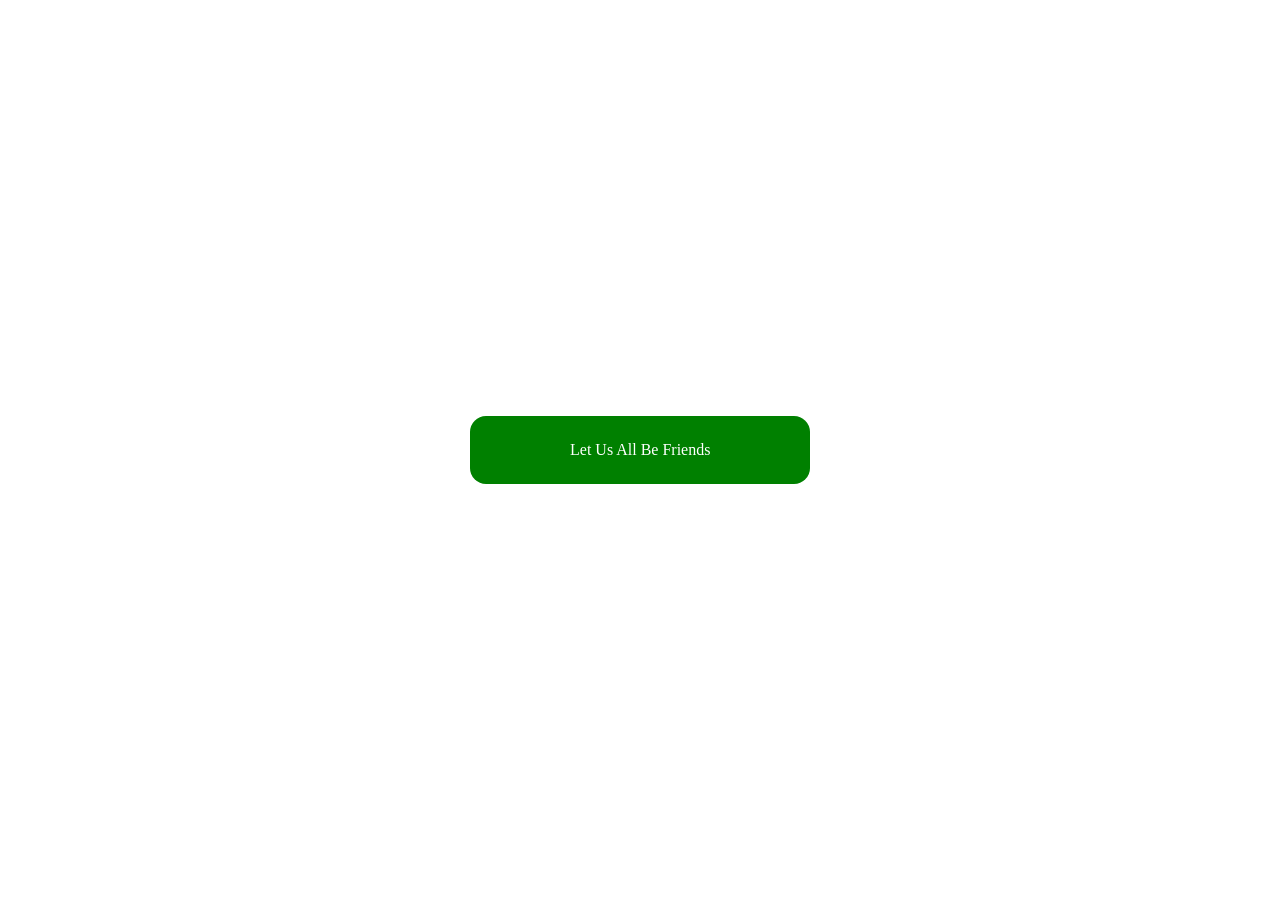
<file: index.html>
<!DOCTYPE html>
<html>
<head>
	<meta charset="utf-8">
	<meta name="viewport" content="width=device-width, initial-scale=1">
	<title>Blog</title>
	<style type="text/css">
		a {
			color: white;
			cursor: pointer;
			position: fixed;
			user-select: none;
			padding-top: 25px;
			text-align: center;
			border-radius: 16px;
			padding-left: 100px;
			padding-bottom: 25px;
			padding-right: 100px;
			background-color: green;
		}
	</style>
</head>
<body>
	<a>Let Us All Be Friends</a>
</body>
<script type="text/javascript">
	window.addEventListener("load", offset);
	window.addEventListener("resize", offset);
	let friends = document.getElementsByTagName("a")[0];
	friends.addEventListener("mouseup", openLink);
	friends.onmousedown = function(e) {if (e.button==1) {return false}};

	function offset() {
		friends.style.left = window.innerWidth / 2 - friends.offsetWidth / 2 + "px";
		friends.style.top = window.innerHeight / 2 - friends.offsetHeight / 2 + "px";
	}

	function openLink(link) {
		switch (link.button) {
			case 0:
				window.location = "let-us-all-be-friends";
				break;
			case 1:
				window.open("let-us-all-be-friends")
		}
	}
</script>
</html>
</file>
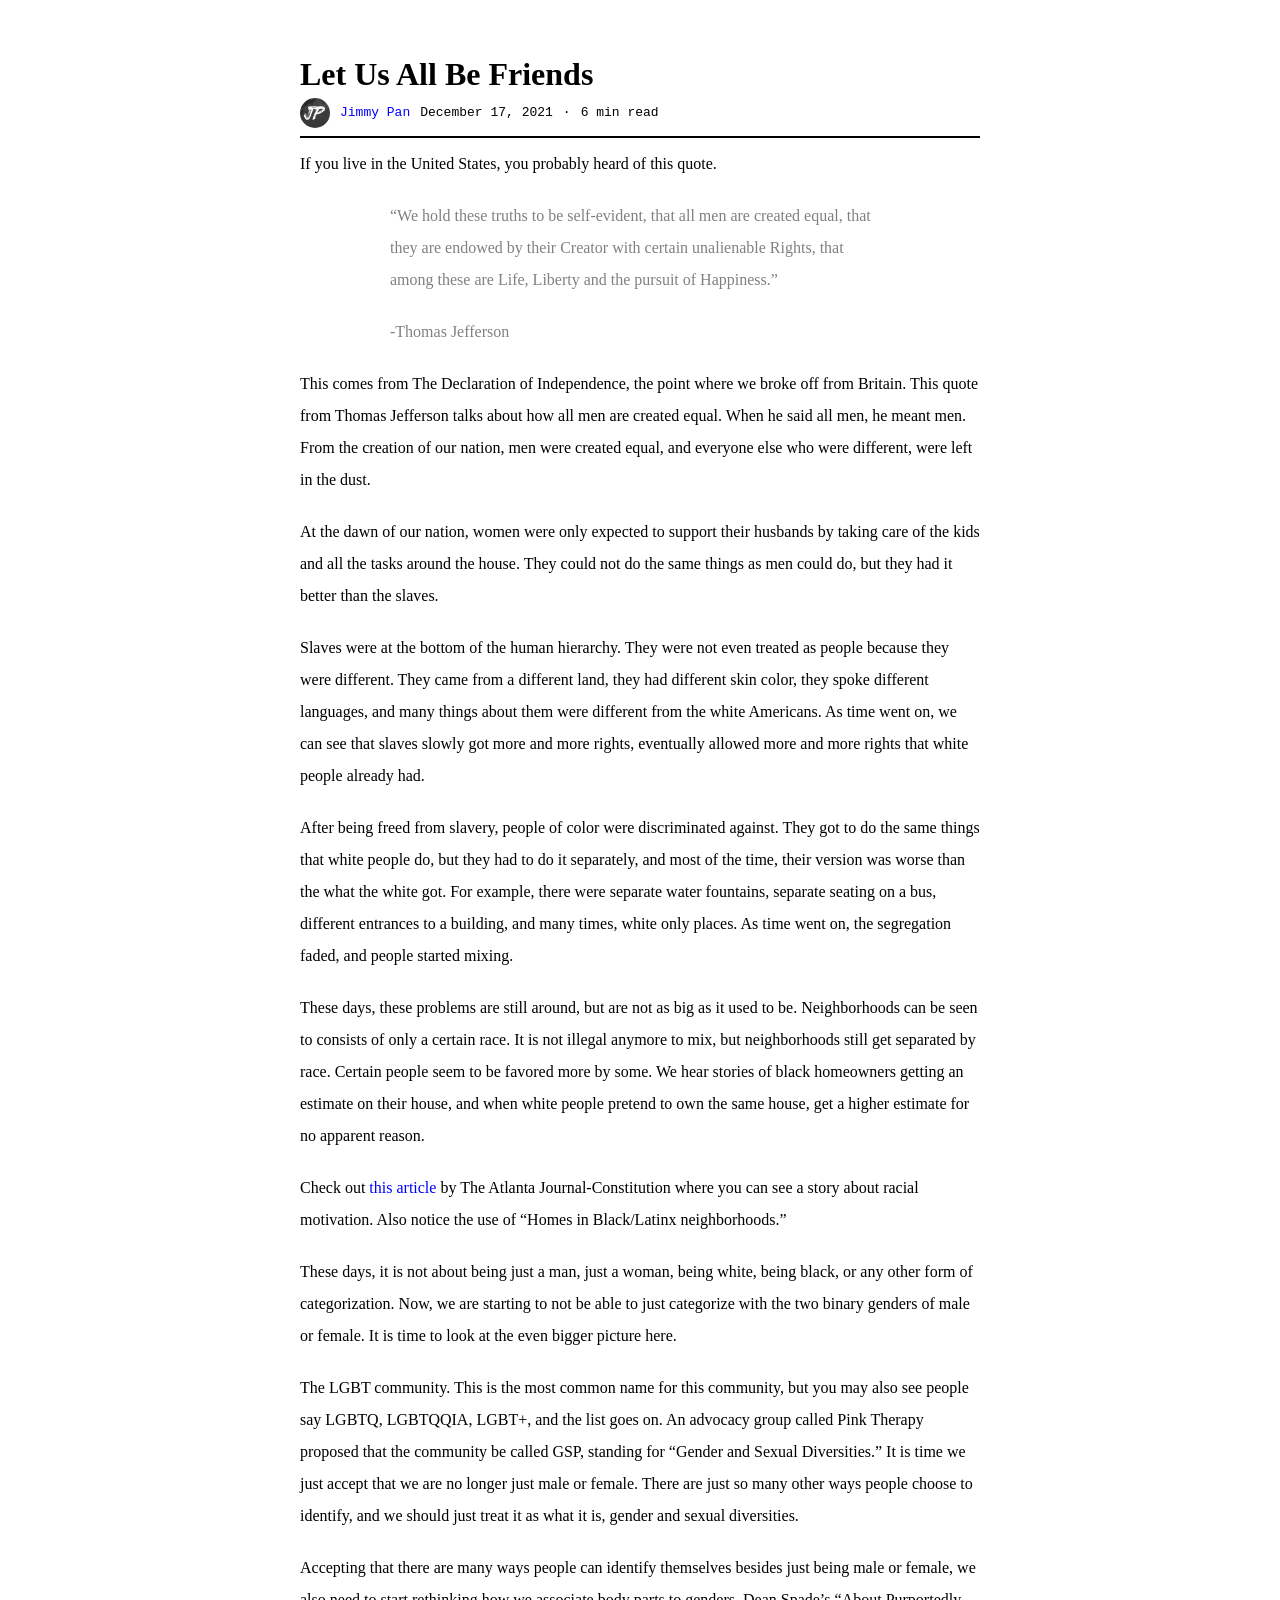
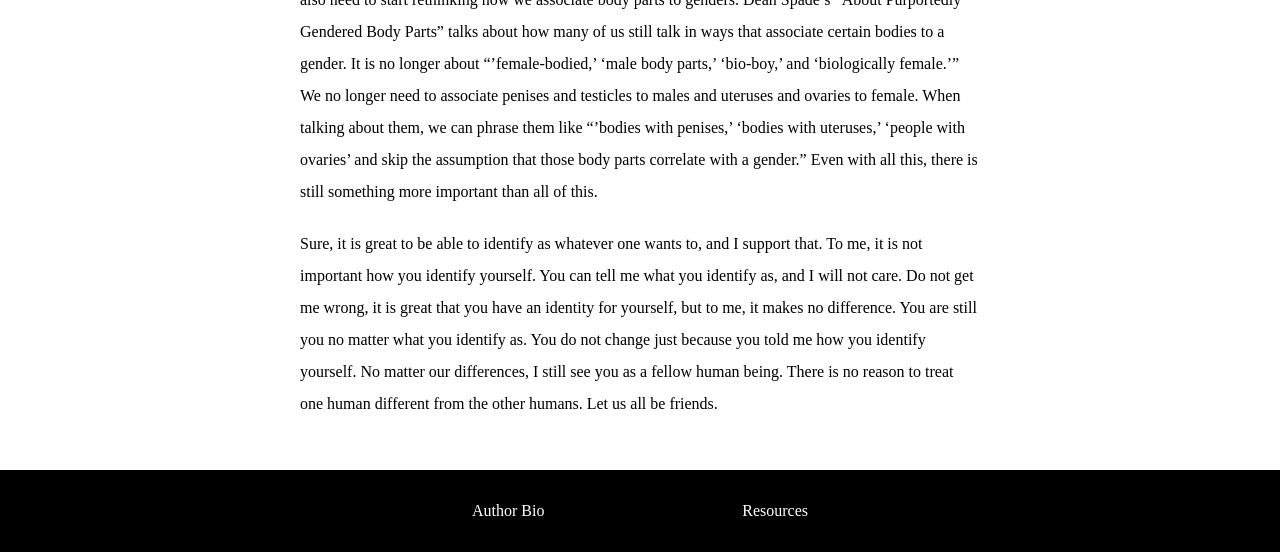
<file: let-us-all-be-friends/index.html>
<!DOCTYPE html>
<html>
<head>
	<meta charset="utf-8">
	<meta name="viewport" content="width=device-width, initial-scale=1">
	<link rel="stylesheet" type="text/css" href="assets/css/reset.css">
	<link rel="stylesheet" type="text/css" href="assets/css/style.css">
	<title>Let Us All Be Friends</title>
</head>
<body>
	<div class="main">
		<h1>Let Us All Be Friends</h1>
		<img src="assets/img/pfp.png" alt="Jimmy Pan's Profile Picture" class="pfp url">
		<pre class="url">Jimmy Pan</pre>
		<pre>December 17, 2021</pre>
		<pre>&centerdot;</pre>
		<pre>6 min read</pre>
		<hr>
		<p>If you live in the United States, you probably heard of this quote.</p>
		<div class="quote">
			<p>“We hold these truths to be self-evident, that all men are created equal, that they are endowed by their Creator with certain unalienable Rights, that among these are Life, Liberty and the pursuit of Happiness.”</p>
			<p>-Thomas Jefferson</p>
		</div>
		<p>This comes from The Declaration of Independence, the point where we broke off from Britain. This quote from Thomas Jefferson talks about how all men are created equal. When he said all men, he meant men. From the creation of our nation, men were created equal, and everyone else who were different, were left in the dust.</p>
		<p>At the dawn of our nation, women were only expected to support their husbands by taking care of the kids and all the tasks around the house. They could not do the same things as men could do, but they had it better than the slaves.</p>
		<p>Slaves were at the bottom of the human hierarchy. They were not even treated as people because they were different. They came from a different land, they had different skin color, they spoke different languages, and many things about them were different from the white Americans. As time went on, we can see that slaves slowly got more and more rights, eventually allowed more and more rights that white people already had.</p>
		<p>After being freed from slavery, people of color were discriminated against. They got to do the same things that white people do, but they had to do it separately, and most of the time, their version was worse than the what the white got. For example, there were separate water fountains, separate seating on a bus, different entrances to a building, and many times, white only places. As time went on, the segregation faded, and people started mixing.</p>
		<p>These days, these problems are still around, but are not as big as it used to be. Neighborhoods can be seen to consists of only a certain race. It is not illegal anymore to mix, but neighborhoods still get separated by race. Certain people seem to be favored more by some. We hear stories of black homeowners getting an estimate on their house, and when white people pretend to own the same house, get a higher estimate for no apparent reason.</p>
		<p>Check out <span class="url">this article</span> by The Atlanta Journal-Constitution where you can see a story about racial motivation. Also notice the use of “Homes in Black/Latinx neighborhoods.”</p>
		<p>These days, it is not about being just a man, just a woman, being white, being black, or any other form of categorization. Now, we are starting to not be able to just categorize with the two binary genders of male or female. It is time to look at the even bigger picture here.</p>
		<p>The LGBT community. This is the most common name for this community, but you may also see people say LGBTQ, LGBTQQIA, LGBT+, and the list goes on. An advocacy group called Pink Therapy proposed that the community be called GSP, standing for “Gender and Sexual Diversities.” It is time we just accept that we are no longer just male or female. There are just so many other ways people choose to identify, and we should just treat it as what it is, gender and sexual diversities.</p>
		<p>Accepting that there are many ways people can identify themselves besides just being male or female, we also need to start rethinking how we associate body parts to genders. Dean Spade’s “About Purportedly Gendered Body Parts” talks about how many of us still talk in ways that associate certain bodies to a gender. It is no longer about “’female-bodied,’ ‘male body parts,’ ‘bio-boy,’ and ‘biologically female.’” We no longer need to associate penises and testicles to males and uteruses and ovaries to female. When talking about them, we can phrase them like “’bodies with penises,’ ‘bodies with uteruses,’ ‘people with ovaries’ and skip the assumption that those body parts correlate with a gender.” Even with all this, there is still something more important than all of this.</p>
		<p>Sure, it is great to be able to identify as whatever one wants to, and I support that. To me, it is not important how you identify yourself. You can tell me what you identify as, and I will not care. Do not get me wrong, it is great that you have an identity for yourself, but to me, it makes no difference. You are still you no matter what you identify as. You do not change just because you told me how you identify yourself. No matter our differences, I still see you as a fellow human being. There is no reason to treat one human different from the other humans. Let us all be friends.</p>
	</div>
	<div class="bottom">
		<div class="links">
			<p class="pad author url">Author Bio</p>
			<p class="pad resources url">Resources</p>
		</div>
	</div>
</body>
<script type="text/javascript" src="assets/js/script.js"></script>
</html>
</file>
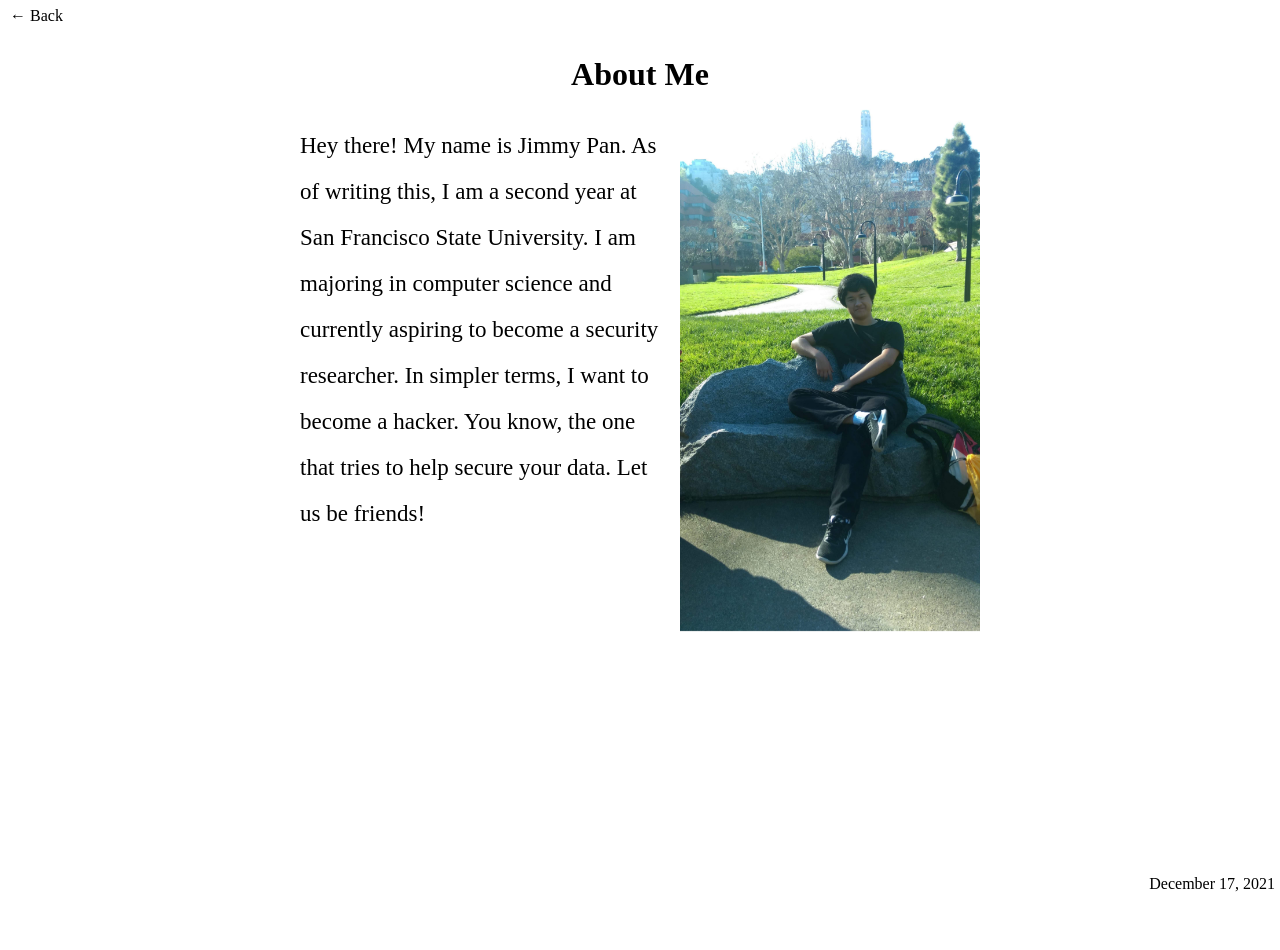
<file: let-us-all-be-friends/bio/index.html>
<!DOCTYPE html>
<html>
<head>
	<meta charset="utf-8">
	<meta name="viewport" content="width=device-width, initial-scale=1">
	<link rel="stylesheet" type="text/css" href="../assets/css/reset.css">
	<link rel="stylesheet" type="text/css" href="../assets/css/style.css">
	<title>Jimmy Pan - Author Bio</title>
</head>
<body>
	<p class="back bio">&#8592 Back</p>
	<div class="main bio">
		<h1 id="title">About Me</h1>
		<p id="info">Hey there! My name is Jimmy Pan. As of writing this, I am a second year at San Francisco State University. I am majoring in computer science and currently aspiring to become a security researcher. In simpler terms, I want to become a hacker. You know, the one that tries to help secure your data. Let us be friends!</p>
		<img src="../assets/img/jimmy.jpeg" alt="Picture of Jimmy Pan" id="jimmy">
	</div>
	<p class="stamp bio">December 17, 2021</p>
</body>
<script type="text/javascript" src="../assets/js/back.js"></script>
<script type="text/javascript" src="../assets/js/hide.js"></script>
</html>
</file>
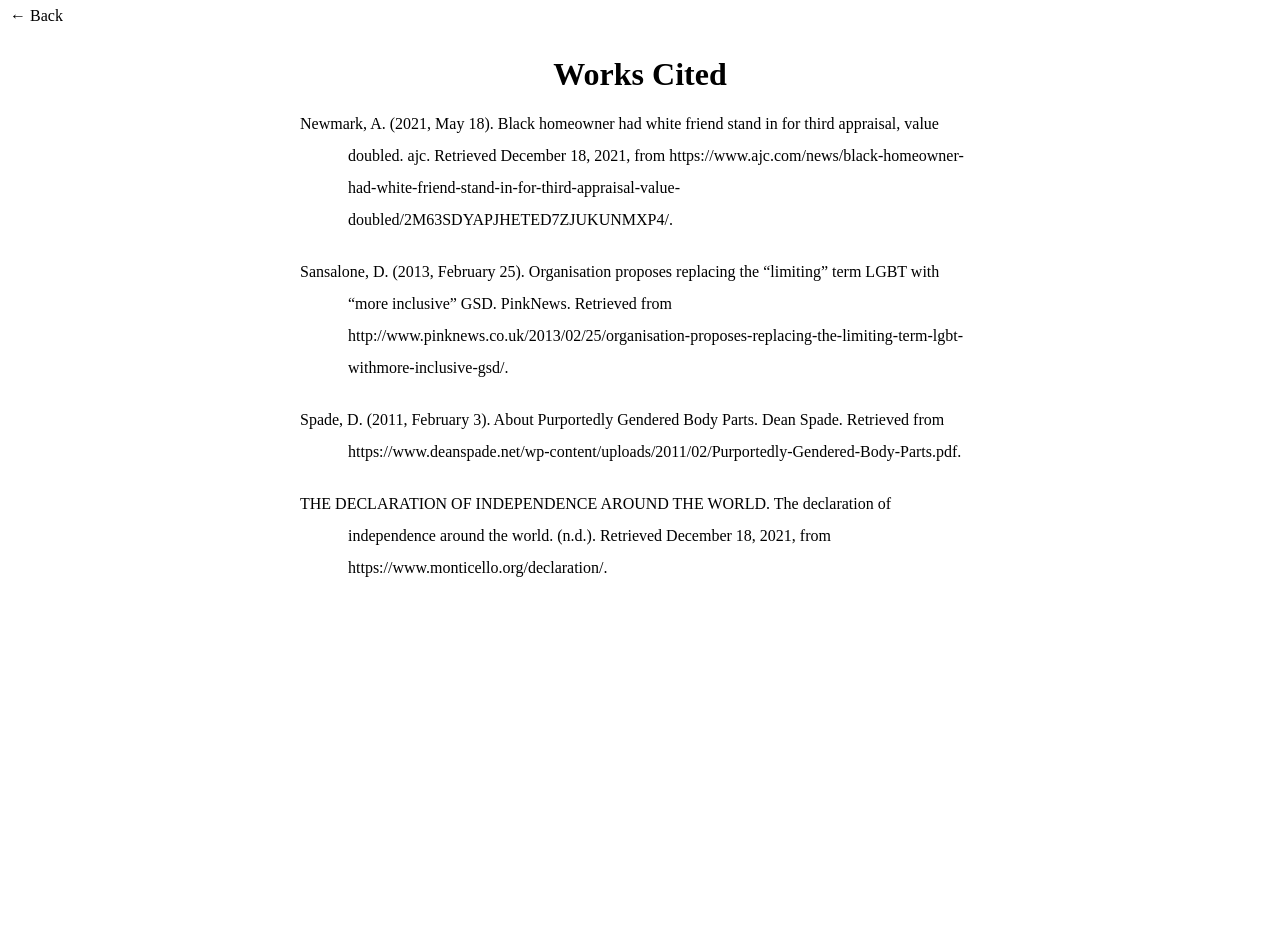
<file: let-us-all-be-friends/resources/index.html>
<!DOCTYPE html>
<html>
<head>
	<meta charset="utf-8">
	<meta name="viewport" content="width=device-width, initial-scale=1">
	<link rel="stylesheet" type="text/css" href="../assets/css/reset.css">
	<link rel="stylesheet" type="text/css" href="../assets/css/style.css">
	<title>References</title>
</head>
<body>
	<div class="main">
		<p class="back">&#8592 Back</p>
		<h1 id="title">Works Cited</h1>
		<p class="cite" id="one">Newmark, A. (2021, May 18). Black homeowner had white friend stand in for third appraisal, value doubled. ajc. Retrieved December 18, 2021, from https://www.ajc.com/news/black-homeowner-had-white-friend-stand-in-for-third-appraisal-value-doubled/2M63SDYAPJHETED7ZJUKUNMXP4/.</p>
		<p class="cite" id="two">Sansalone, D. (2013, February 25). Organisation proposes replacing the “limiting” term LGBT with “more inclusive” GSD. PinkNews. Retrieved from http://www.pinknews.co.uk/2013/02/25/organisation-proposes-replacing-the-limiting-term-lgbt-withmore-inclusive-gsd/.</p>
		<p class="cite" id="three">Spade, D. (2011, February 3). About Purportedly Gendered Body Parts. Dean Spade. Retrieved from https://www.deanspade.net/wp-content/uploads/2011/02/Purportedly-Gendered-Body-Parts.pdf.</p>
		<p class="cite" id="four">THE DECLARATION OF INDEPENDENCE AROUND THE WORLD. The declaration of independence around the world. (n.d.). Retrieved December 18, 2021, from https://www.monticello.org/declaration/.</p>
	</div>
</body>
<script type="text/javascript" src="../assets/js/back.js"></script>
</html>
</file>
<file: let-us-all-be-friends/assets/css/style.css>
::-webkit-scrollbar {
	width: 5px;
}

::-webkit-scrollbar-thumb {
	background: rgba(0, 0, 0, 0.6);
	border-radius: 2.5px;
}

::-webkit-scrollbar-thumb:hover {
	background: rgba(0, 0, 0, 0.3);
}

/* Main Blog */

.main {
	width: 680px;
	margin: auto;
	margin-top: 50px;
}

@media (max-width: 680px) {
	.main {
		width: 90%;
	}
}

.url {
	cursor: pointer;
}

.pfp {
	float: left;
	width: 30px;
	height: 30px;
	border-radius: 50%;
}

pre {
	float: left;
	margin-top: 5px;
	margin-left: 10px;
}

hr {
	clear: left;
	background-color: black;
	border: 1px solid black;
}

p {
	line-height: 2.0;
	margin-top: 10px;
	margin-bottom: 20px;
}

.quote {
	margin: auto;
	width: 500px;
	color: gray;
}

@media (max-width: 500px) {
	.quote {
		width: 90%;
	}
}

.bottom {
	width: 100%;
	height: 82.4px;
	margin-top: 50px;
	background-color: black;
}

.links {
	color: white;
	width: 400px;
	margin: auto;
}

@media (max-width: 400px) {
	.links {
		width: 100%;
	}
}

.pad {
	margin: 0px;
	margin: 32px;
	text-align: center;
	line-height: normal;
}

.author {
	float: left;
}

.resources {
	float: right;
}

@media (max-width: 300px) {
	.bottom {
		height: 164.8px;
	}

	.author {
		float: none;
	}

	.resources {
		float: none;
	}
}

/* Author Bio */

.back {
	top: 0;
	margin: 0;
	left: 10px;
	cursor: pointer;
	position: fixed;
	user-select: none;
}

.bio {
	font-family: "Comic Sans MS", "Comic Sans", cursive;
}

#title {
	opacity: 0;
	text-align: center;
	animation-name: title;
	animation-duration: 2s;
	animation-fill-mode: forwards;
}

@keyframes title {
	100% {
		opacity: 1;
	}
}

#info {
	opacity: 0;
	float: left;
	width: 360px;
	font-size: 23px;
	margin-top: 75px;
	animation-delay: 1s;
	animation-name: info;
	animation-duration: 2s;
	animation-fill-mode: forwards;
}

@keyframes info {
	100% {
		opacity: 1;
		margin-top: 25px;
	}
}

#jimmy {
	opacity: 0;
	float: right;
	width: 300px;
	height: auto;
	margin-right: -50px;
	animation-delay: 2s;
	animation-name: jimmy;
	animation-duration: 2s;
	animation-fill-mode: forwards;
}

@keyframes jimmy {
	100% {
		opacity: 1;
		margin-right: 0px;
	}
}

/* Works Cited */

.cite {
	opacity: 0;
	margin-left: 48px;
	text-indent: -48px;
	animation-name: cite;
	animation-duration: 1s;
	animation-fill-mode: forwards;
}

#one {
	animation-delay: 1s;
}

#two {
	animation-delay: 1.5s;
}

#three {
	animation-delay: 2s;
}

#four {
	animation-delay: 2.5s;
}

@keyframes cite {
	100% {
		opacity: 1;
	}
}

.stamp {
	bottom: 0;
	margin: 0;
	right: 5px;
	cursor: default;
	position: fixed;
	user-select: none;
}
</file>
